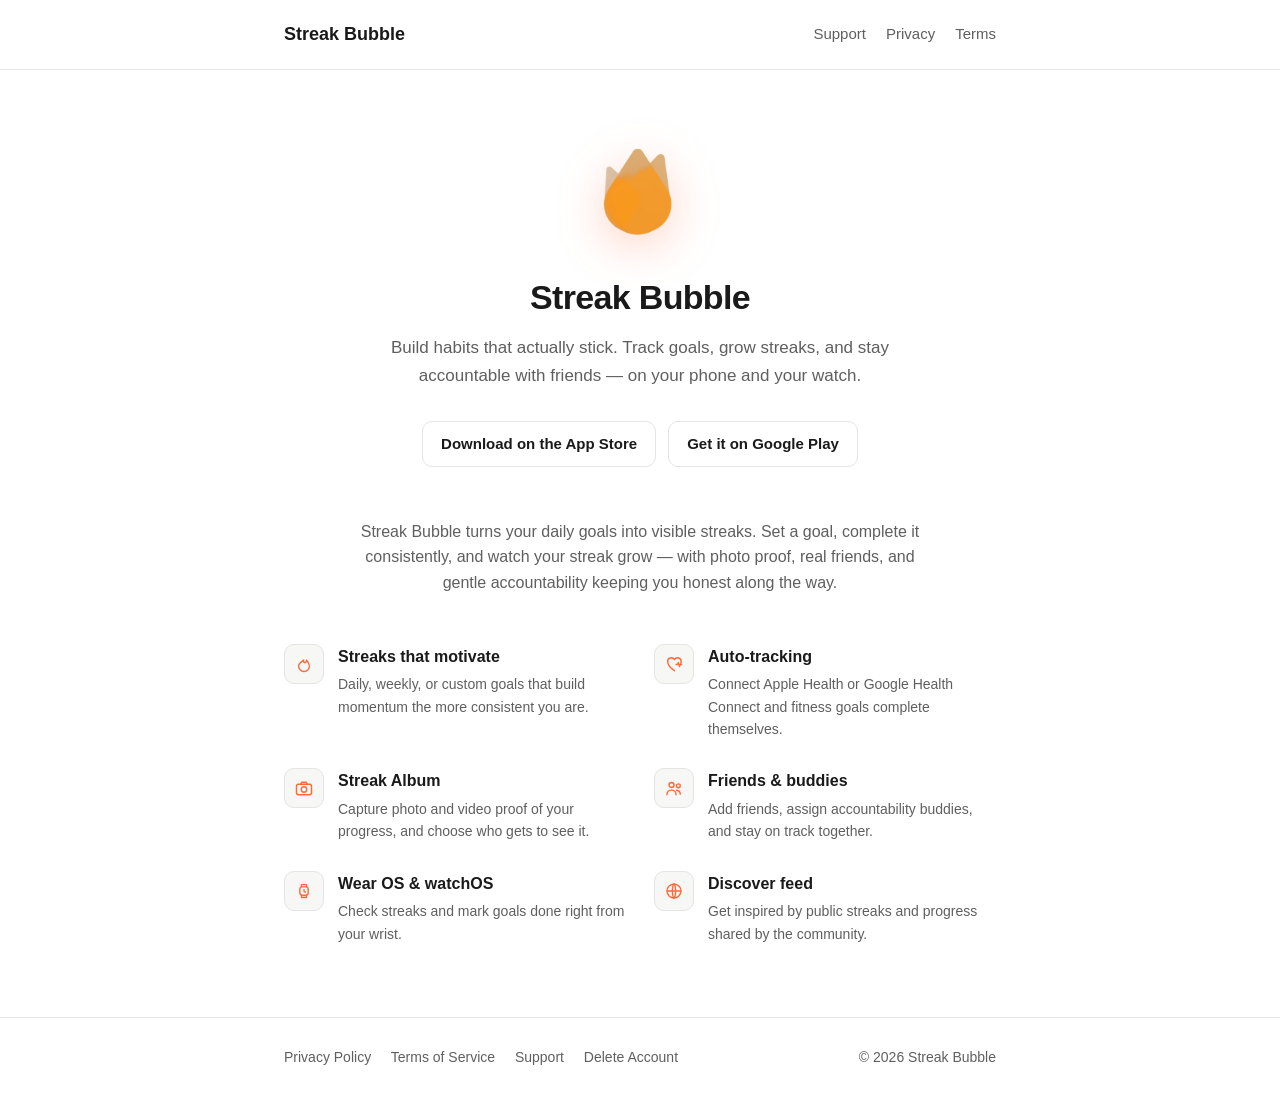
<file: index.html>
<!DOCTYPE html>
<html lang="en">
<head>
<meta charset="UTF-8">
<meta name="viewport" content="width=device-width, initial-scale=1.0">
<title>Streak Bubble — Build habits that stick</title>
<meta name="description" content="Streak Bubble is a habit and streak tracking app for iOS, Android, and Wear OS. Track goals, build streaks with friends, and stay accountable.">
<link rel="icon" href="favicon.ico" sizes="any">
<link rel="icon" type="image/png" href="assets/favicon.png">
<link rel="apple-touch-icon" href="assets/apple-touch-icon.png">
<link rel="stylesheet" href="style.css">
</head>
<body>

<header class="site">
  <div class="wrap">
    <a class="brand" href="index.html">Streak Bubble</a>
    <nav class="site">
      <a href="support.html">Support</a>
      <a href="privacy-policy.html">Privacy</a>
      <a href="terms.html">Terms</a>
    </nav>
  </div>
</header>

<main>
  <div class="wrap">

    <section class="hero">
      <img class="app-icon" src="assets/app-icon-640.png" alt="Streak Bubble flame mark" width="120" height="120">
      <h1>Streak Bubble</h1>
      <p class="subtitle">Build habits that actually stick. Track goals, grow streaks, and stay accountable with friends — on your phone and your watch.</p>

      <div class="badges">
        <a class="badge-link" href="https://apps.apple.com/app/id6777445143">Download on the App Store</a>
        <a class="badge-link" href="https://play.google.com/store/apps/details?id=com.stackfinity.streakbubble.android">Get it on Google Play</a>
      </div>
    </section>

    <section class="about">
      <p>Streak Bubble turns your daily goals into visible streaks. Set a goal, complete it consistently, and watch your streak grow — with photo proof, real friends, and gentle accountability keeping you honest along the way.</p>
    </section>

    <section class="highlights">
      <div class="highlight">
        <span class="icon-dot" aria-hidden="true">
          <svg viewBox="0 0 24 24" fill="none" stroke="currentColor" stroke-width="1.7" stroke-linecap="round" stroke-linejoin="round"><path d="M12 21a6.5 6.5 0 0 0 6.5-6.5c0-3-2-5.2-3.6-7.2.3 1.9-.5 3.1-1.8 3.1-1.5 0-2.1-1.4-1.6-3.1C9 9 5.5 11.6 5.5 14.5A6.5 6.5 0 0 0 12 21z"/></svg>
        </span>
        <div>
          <h3>Streaks that motivate</h3>
          <p>Daily, weekly, or custom goals that build momentum the more consistent you are.</p>
        </div>
      </div>
      <div class="highlight">
        <span class="icon-dot" aria-hidden="true">
          <svg viewBox="0 0 24 24" fill="none" stroke="currentColor" stroke-width="1.7" stroke-linecap="round" stroke-linejoin="round"><path d="M12.5 20c-4-2.7-8-6.2-8-10.4A4.3 4.3 0 0 1 12.5 6.8 4.3 4.3 0 0 1 20.5 9.6c0 1-.2 1.9-.6 2.7"/><polyline points="14.5 12.5 16.3 12.5 17.3 10.3 18.6 15 19.5 12.5 21 12.5"/></svg>
        </span>
        <div>
          <h3>Auto-tracking</h3>
          <p>Connect Apple Health or Google Health Connect and fitness goals complete themselves.</p>
        </div>
      </div>
      <div class="highlight">
        <span class="icon-dot" aria-hidden="true">
          <svg viewBox="0 0 24 24" fill="none" stroke="currentColor" stroke-width="1.7" stroke-linecap="round" stroke-linejoin="round"><path d="M8 7.5 9.3 5h5.4L16 7.5"/><rect x="3" y="7.5" width="18" height="12.5" rx="2.2"/><circle cx="12" cy="13.7" r="3.3"/></svg>
        </span>
        <div>
          <h3>Streak Album</h3>
          <p>Capture photo and video proof of your progress, and choose who gets to see it.</p>
        </div>
      </div>
      <div class="highlight">
        <span class="icon-dot" aria-hidden="true">
          <svg viewBox="0 0 24 24" fill="none" stroke="currentColor" stroke-width="1.7" stroke-linecap="round" stroke-linejoin="round"><circle cx="9" cy="8.3" r="3"/><path d="M3.5 20c0-3.3 2.5-5.5 5.5-5.5s5.5 2.2 5.5 5.5"/><circle cx="17.2" cy="9.3" r="2.3"/><path d="M15.2 14.7c2.5.4 4.3 2.4 4.3 4.8"/></svg>
        </span>
        <div>
          <h3>Friends & buddies</h3>
          <p>Add friends, assign accountability buddies, and stay on track together.</p>
        </div>
      </div>
      <div class="highlight">
        <span class="icon-dot" aria-hidden="true">
          <svg viewBox="0 0 24 24" fill="none" stroke="currentColor" stroke-width="1.7" stroke-linecap="round" stroke-linejoin="round"><path d="M9 7V4.3h6V7M9 17v2.7h6V17"/><rect x="7" y="7" width="10" height="10" rx="2.5"/><path d="M12 10.3v2.1l1.6 1"/></svg>
        </span>
        <div>
          <h3>Wear OS & watchOS</h3>
          <p>Check streaks and mark goals done right from your wrist.</p>
        </div>
      </div>
      <div class="highlight">
        <span class="icon-dot" aria-hidden="true">
          <svg viewBox="0 0 24 24" fill="none" stroke="currentColor" stroke-width="1.7" stroke-linecap="round" stroke-linejoin="round"><circle cx="12" cy="12" r="8.3"/><path d="M3.7 12h16.6"/><path d="M12 3.7c2.6 2.4 2.6 14.2 0 16.6"/><path d="M12 3.7c-2.6 2.4-2.6 14.2 0 16.6"/></svg>
        </span>
        <div>
          <h3>Discover feed</h3>
          <p>Get inspired by public streaks and progress shared by the community.</p>
        </div>
      </div>
    </section>

  </div>
</main>

<footer class="site">
  <div class="wrap">
    <div>
      <a href="privacy-policy.html">Privacy Policy</a>
      <a href="terms.html">Terms of Service</a>
      <a href="support.html">Support</a>
      <a href="delete-account.html">Delete Account</a>
    </div>
    <div>&copy; 2026 Streak Bubble</div>
  </div>
</footer>

</body>
</html>
</file>
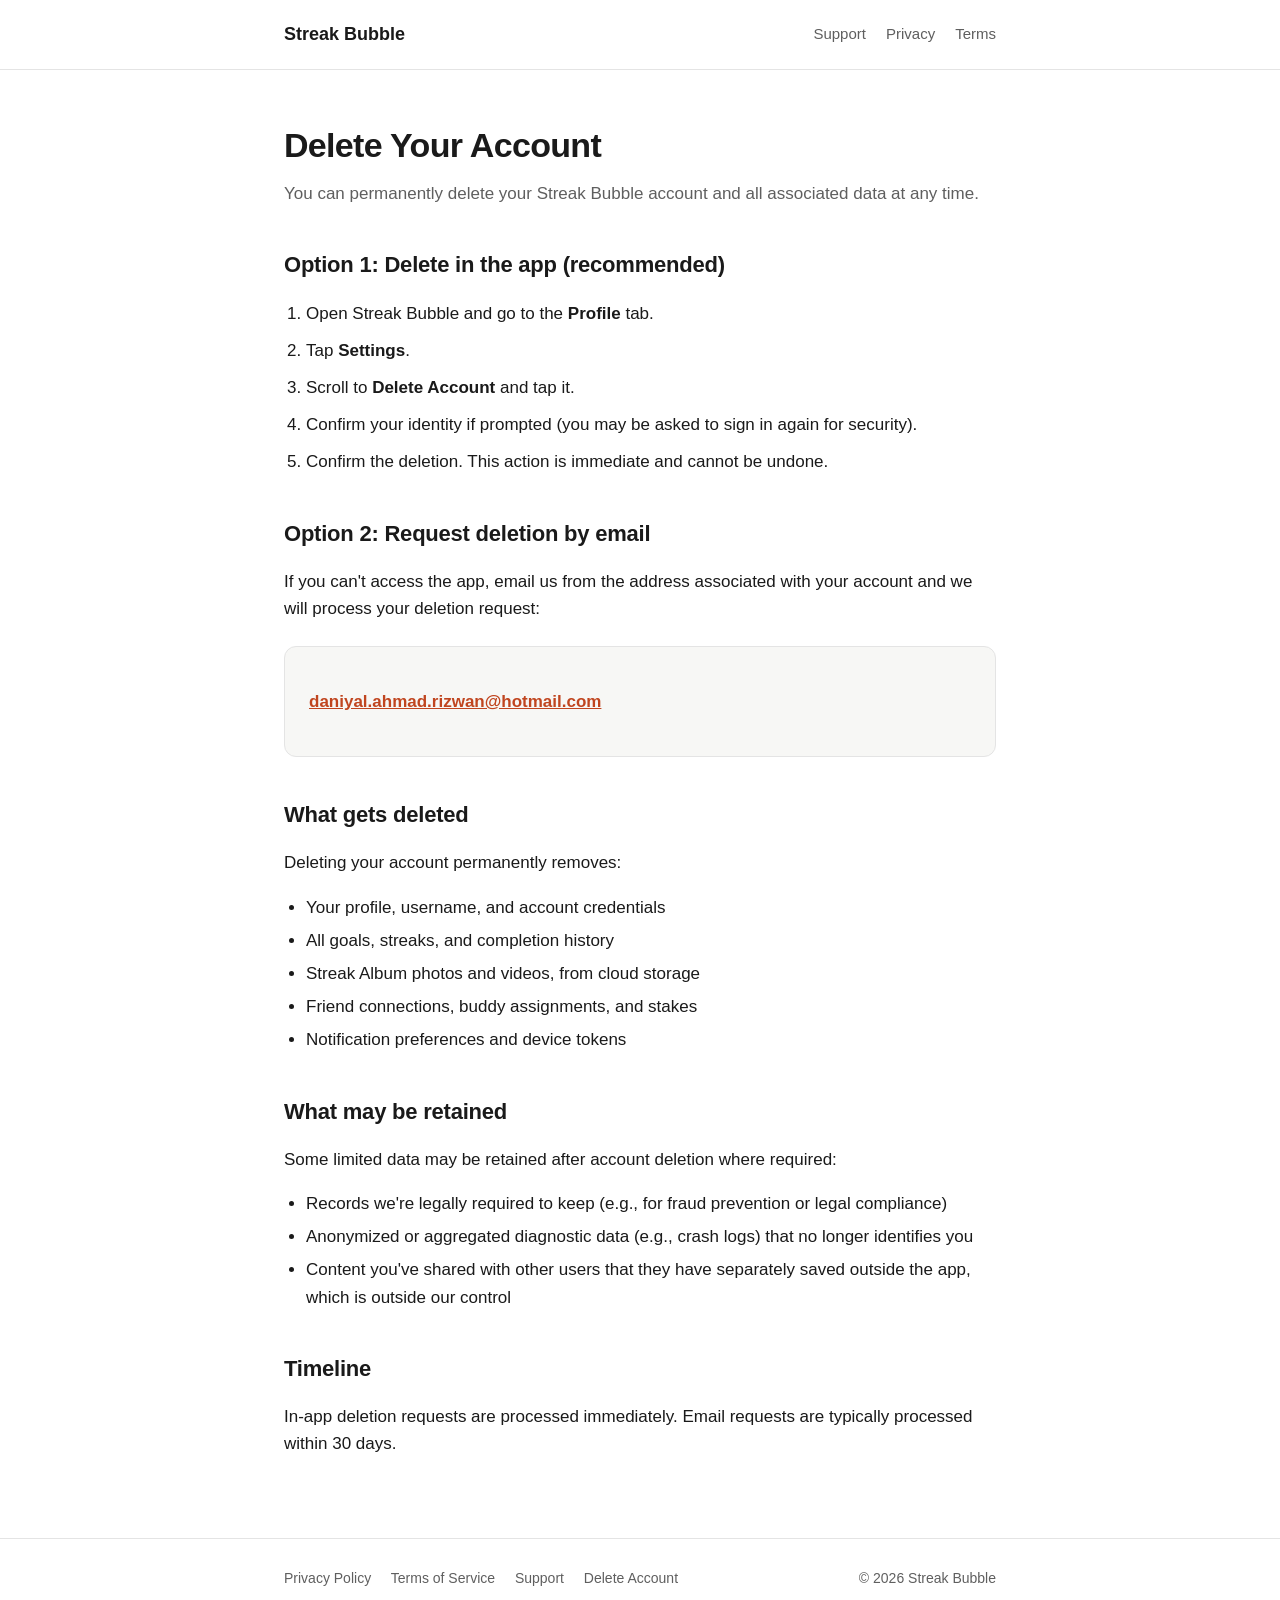
<file: delete-account.html>
<!DOCTYPE html>
<html lang="en">
<head>
<meta charset="UTF-8">
<meta name="viewport" content="width=device-width, initial-scale=1.0">
<title>Delete Your Account — Streak Bubble</title>
<meta name="description" content="How to permanently delete your Streak Bubble account and data.">
<link rel="icon" href="favicon.ico" sizes="any">
<link rel="icon" type="image/png" href="assets/favicon.png">
<link rel="apple-touch-icon" href="assets/apple-touch-icon.png">
<link rel="stylesheet" href="style.css">
</head>
<body>

<header class="site">
  <div class="wrap">
    <a class="brand" href="index.html">Streak Bubble</a>
    <nav class="site">
      <a href="support.html">Support</a>
      <a href="privacy-policy.html">Privacy</a>
      <a href="terms.html">Terms</a>
    </nav>
  </div>
</header>

<main>
  <div class="wrap">
    <h1>Delete Your Account</h1>
    <p class="subtitle">You can permanently delete your Streak Bubble account and all associated data at any time.</p>

    <h2>Option 1: Delete in the app (recommended)</h2>
    <ol class="steps">
      <li>Open Streak Bubble and go to the <strong>Profile</strong> tab.</li>
      <li>Tap <strong>Settings</strong>.</li>
      <li>Scroll to <strong>Delete Account</strong> and tap it.</li>
      <li>Confirm your identity if prompted (you may be asked to sign in again for security).</li>
      <li>Confirm the deletion. This action is immediate and cannot be undone.</li>
    </ol>

    <h2>Option 2: Request deletion by email</h2>
    <p>If you can't access the app, email us from the address associated with your account and we will process your deletion request:</p>
    <div class="contact-box">
      <p><a href="mailto:daniyal.ahmad.rizwan@hotmail.com">daniyal.ahmad.rizwan@hotmail.com</a></p>
    </div>

    <h2>What gets deleted</h2>
    <p>Deleting your account permanently removes:</p>
    <ul>
      <li>Your profile, username, and account credentials</li>
      <li>All goals, streaks, and completion history</li>
      <li>Streak Album photos and videos, from cloud storage</li>
      <li>Friend connections, buddy assignments, and stakes</li>
      <li>Notification preferences and device tokens</li>
    </ul>

    <h2>What may be retained</h2>
    <p>Some limited data may be retained after account deletion where required:</p>
    <ul>
      <li>Records we're legally required to keep (e.g., for fraud prevention or legal compliance)</li>
      <li>Anonymized or aggregated diagnostic data (e.g., crash logs) that no longer identifies you</li>
      <li>Content you've shared with other users that they have separately saved outside the app, which is outside our control</li>
    </ul>

    <h2>Timeline</h2>
    <p>In-app deletion requests are processed immediately. Email requests are typically processed within 30 days.</p>
  </div>
</main>

<footer class="site">
  <div class="wrap">
    <div>
      <a href="privacy-policy.html">Privacy Policy</a>
      <a href="terms.html">Terms of Service</a>
      <a href="support.html">Support</a>
      <a href="delete-account.html">Delete Account</a>
    </div>
    <div>&copy; 2026 Streak Bubble</div>
  </div>
</footer>

</body>
</html>
</file>
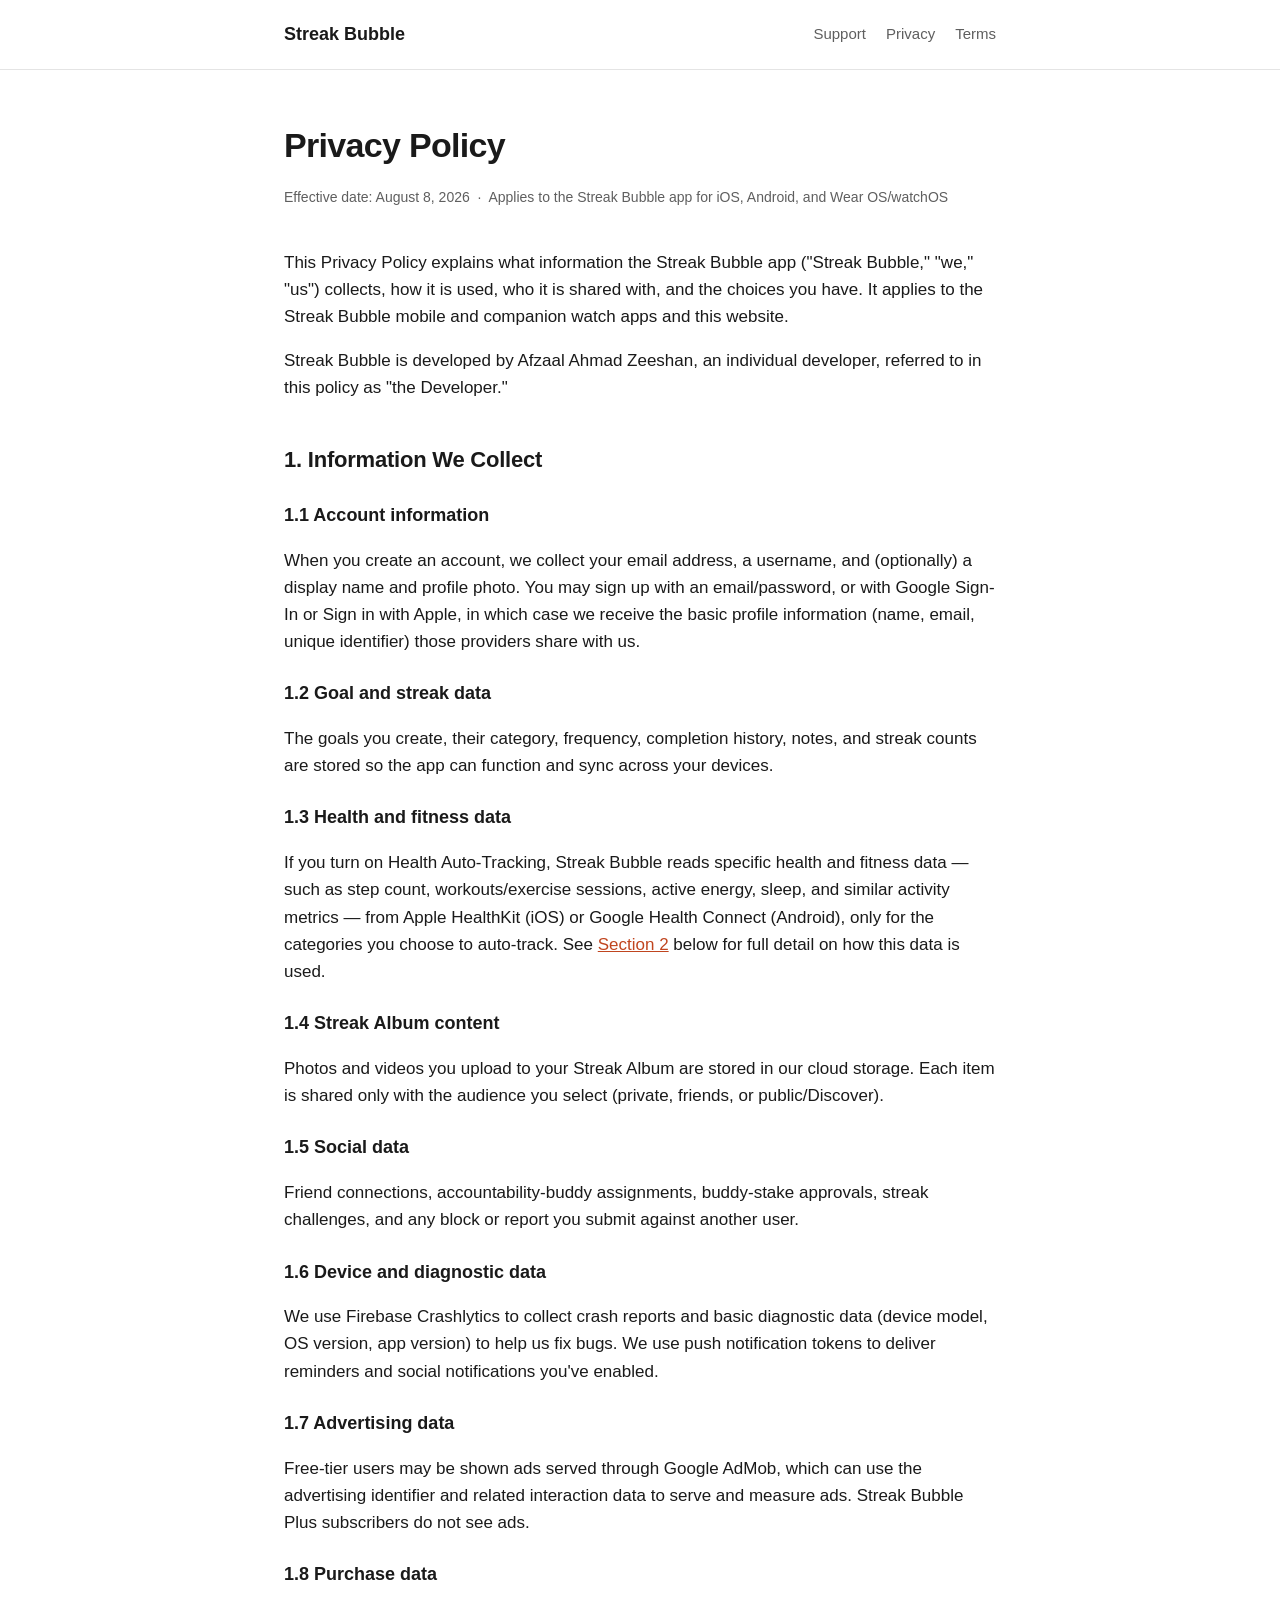
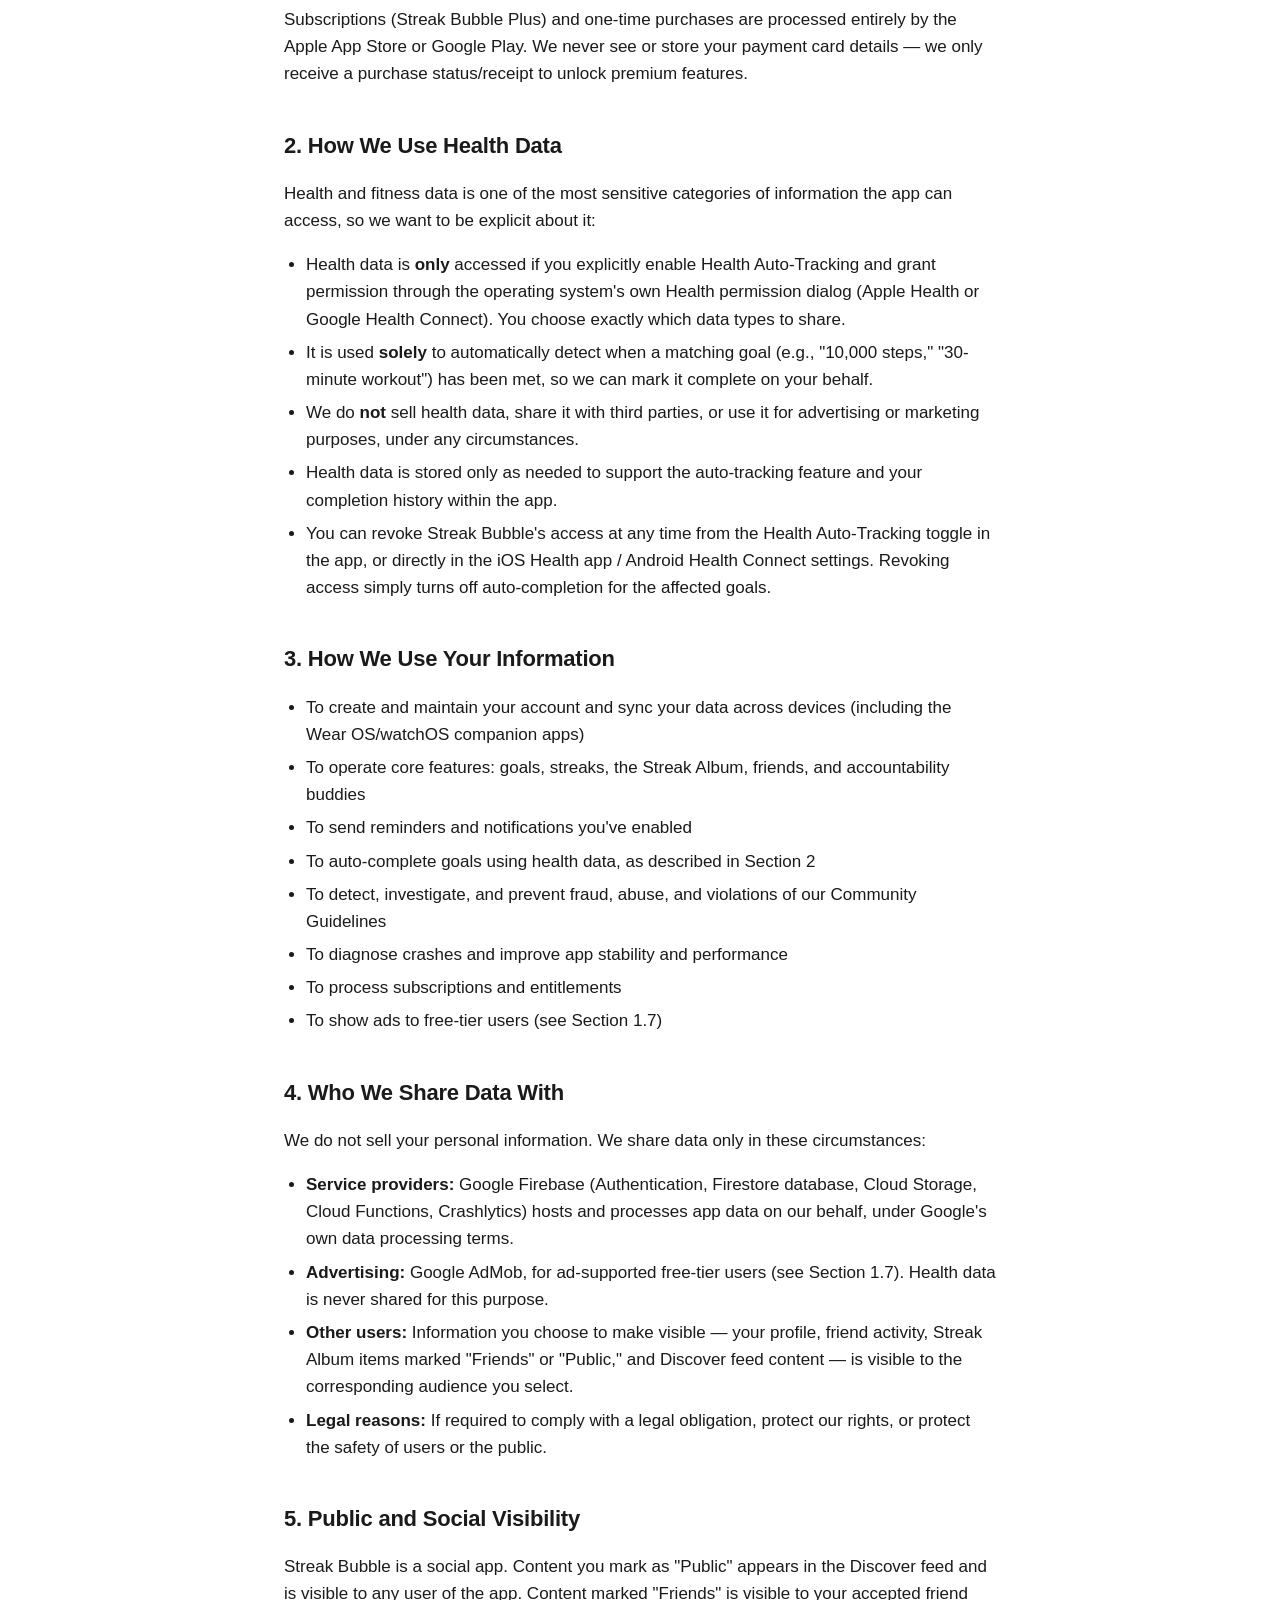
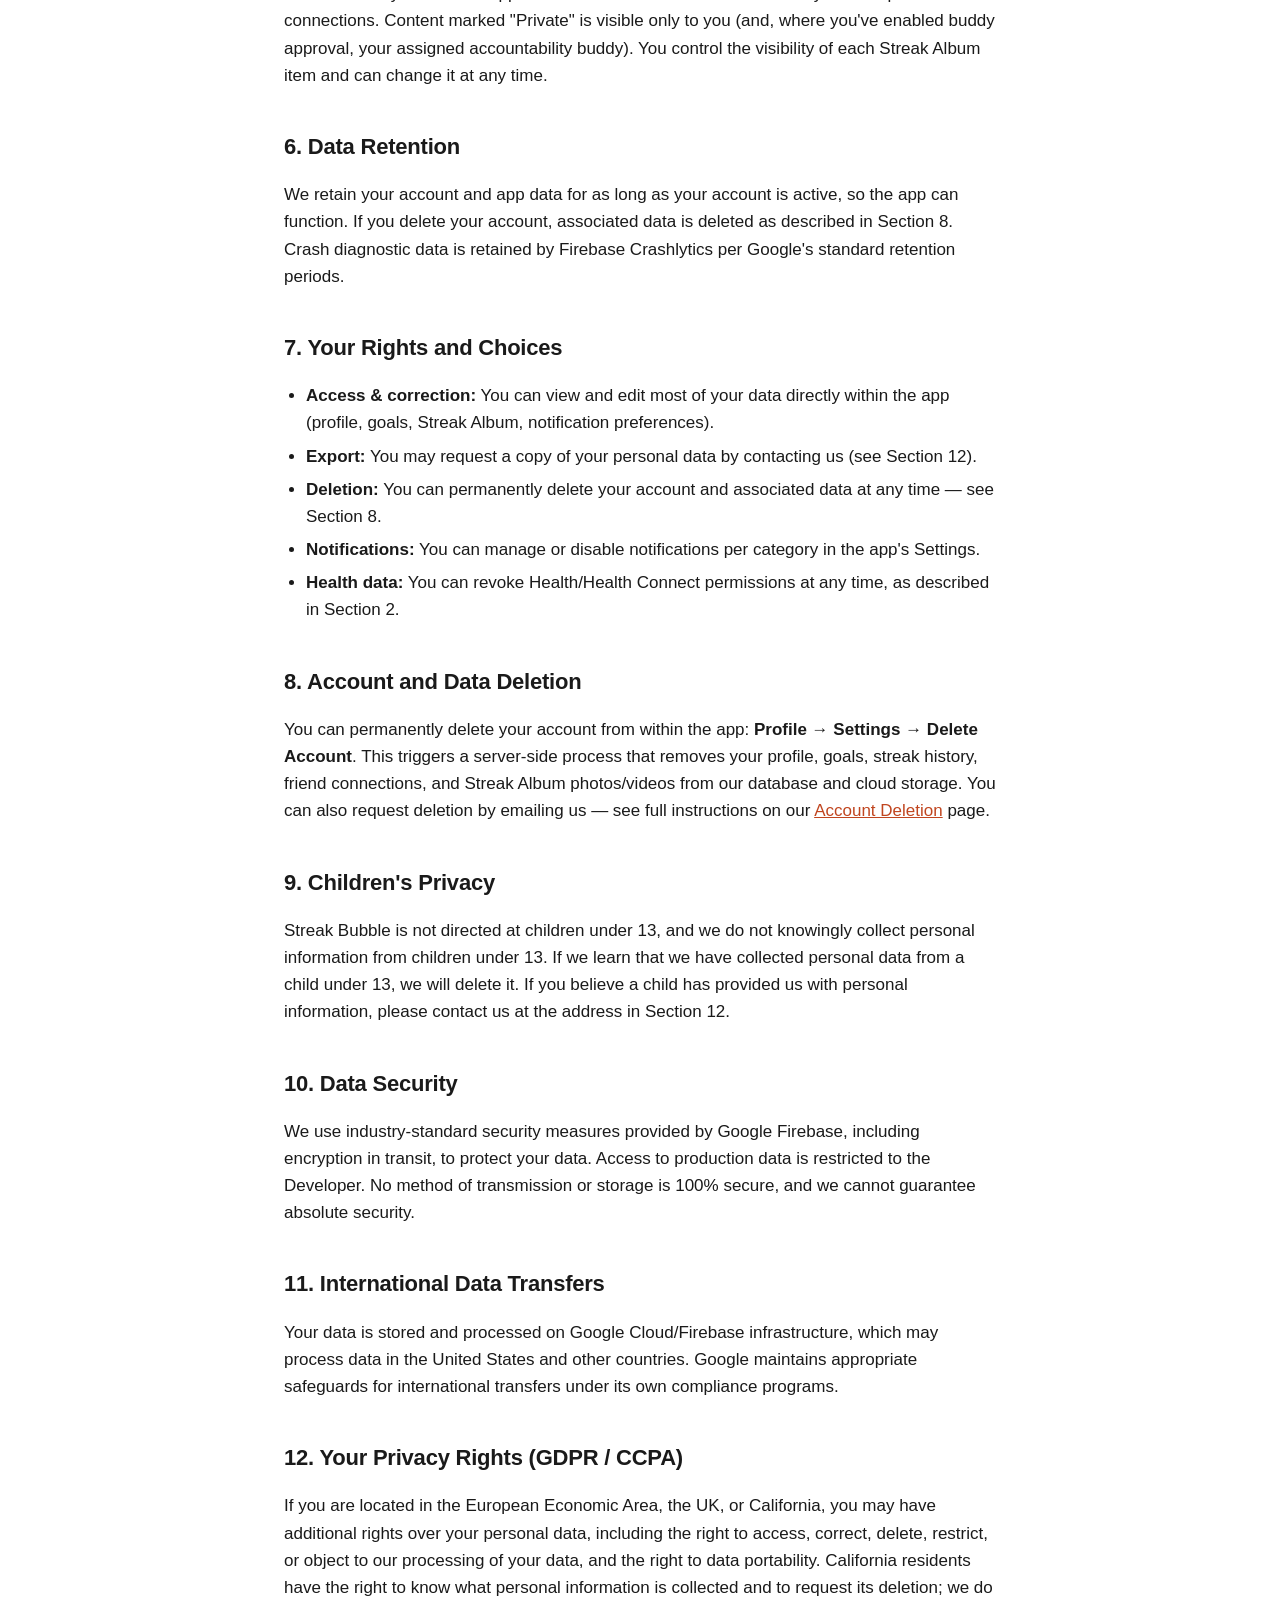
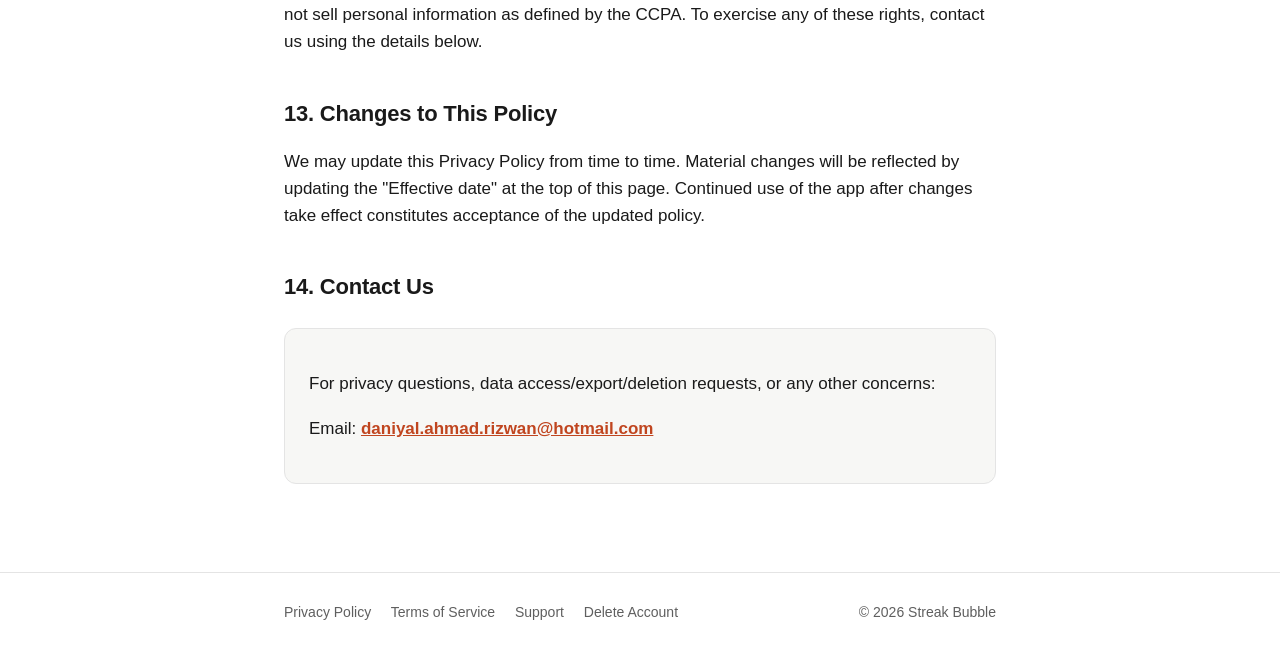
<file: privacy-policy.html>
<!DOCTYPE html>
<html lang="en">
<head>
<meta charset="UTF-8">
<meta name="viewport" content="width=device-width, initial-scale=1.0">
<title>Privacy Policy — Streak Bubble</title>
<meta name="description" content="Privacy Policy for the Streak Bubble mobile app, including how we handle Health data, account data, and Streak Album content.">
<link rel="icon" href="favicon.ico" sizes="any">
<link rel="icon" type="image/png" href="assets/favicon.png">
<link rel="apple-touch-icon" href="assets/apple-touch-icon.png">
<link rel="stylesheet" href="style.css">
</head>
<body>

<header class="site">
  <div class="wrap">
    <a class="brand" href="index.html">Streak Bubble</a>
    <nav class="site">
      <a href="support.html">Support</a>
      <a href="privacy-policy.html">Privacy</a>
      <a href="terms.html">Terms</a>
    </nav>
  </div>
</header>

<main>
  <div class="wrap">
    <h1>Privacy Policy</h1>
    <p class="meta">Effective date: August 8, 2026 &nbsp;·&nbsp; Applies to the Streak Bubble app for iOS, Android, and Wear OS/watchOS</p>

    <p>This Privacy Policy explains what information the Streak Bubble app ("Streak Bubble," "we," "us") collects, how it is used, who it is shared with, and the choices you have. It applies to the Streak Bubble mobile and companion watch apps and this website.</p>

    <p>Streak Bubble is developed by Afzaal Ahmad Zeeshan, an individual developer, referred to in this policy as "the Developer."</p>

    <h2>1. Information We Collect</h2>

    <h3>1.1 Account information</h3>
    <p>When you create an account, we collect your email address, a username, and (optionally) a display name and profile photo. You may sign up with an email/password, or with Google Sign-In or Sign in with Apple, in which case we receive the basic profile information (name, email, unique identifier) those providers share with us.</p>

    <h3>1.2 Goal and streak data</h3>
    <p>The goals you create, their category, frequency, completion history, notes, and streak counts are stored so the app can function and sync across your devices.</p>

    <h3>1.3 Health and fitness data</h3>
    <p>If you turn on Health Auto-Tracking, Streak Bubble reads specific health and fitness data — such as step count, workouts/exercise sessions, active energy, sleep, and similar activity metrics — from Apple HealthKit (iOS) or Google Health Connect (Android), only for the categories you choose to auto-track. See <a href="#health-data">Section 2</a> below for full detail on how this data is used.</p>

    <h3>1.4 Streak Album content</h3>
    <p>Photos and videos you upload to your Streak Album are stored in our cloud storage. Each item is shared only with the audience you select (private, friends, or public/Discover).</p>

    <h3>1.5 Social data</h3>
    <p>Friend connections, accountability-buddy assignments, buddy-stake approvals, streak challenges, and any block or report you submit against another user.</p>

    <h3>1.6 Device and diagnostic data</h3>
    <p>We use Firebase Crashlytics to collect crash reports and basic diagnostic data (device model, OS version, app version) to help us fix bugs. We use push notification tokens to deliver reminders and social notifications you've enabled.</p>

    <h3>1.7 Advertising data</h3>
    <p>Free-tier users may be shown ads served through Google AdMob, which can use the advertising identifier and related interaction data to serve and measure ads. Streak Bubble Plus subscribers do not see ads.</p>

    <h3>1.8 Purchase data</h3>
    <p>Subscriptions (Streak Bubble Plus) and one-time purchases are processed entirely by the Apple App Store or Google Play. We never see or store your payment card details — we only receive a purchase status/receipt to unlock premium features.</p>

    <h2 id="health-data">2. How We Use Health Data</h2>
    <p>Health and fitness data is one of the most sensitive categories of information the app can access, so we want to be explicit about it:</p>
    <ul>
      <li>Health data is <strong>only</strong> accessed if you explicitly enable Health Auto-Tracking and grant permission through the operating system's own Health permission dialog (Apple Health or Google Health Connect). You choose exactly which data types to share.</li>
      <li>It is used <strong>solely</strong> to automatically detect when a matching goal (e.g., "10,000 steps," "30-minute workout") has been met, so we can mark it complete on your behalf.</li>
      <li>We do <strong>not</strong> sell health data, share it with third parties, or use it for advertising or marketing purposes, under any circumstances.</li>
      <li>Health data is stored only as needed to support the auto-tracking feature and your completion history within the app.</li>
      <li>You can revoke Streak Bubble's access at any time from the Health Auto-Tracking toggle in the app, or directly in the iOS Health app / Android Health Connect settings. Revoking access simply turns off auto-completion for the affected goals.</li>
    </ul>

    <h2>3. How We Use Your Information</h2>
    <ul>
      <li>To create and maintain your account and sync your data across devices (including the Wear OS/watchOS companion apps)</li>
      <li>To operate core features: goals, streaks, the Streak Album, friends, and accountability buddies</li>
      <li>To send reminders and notifications you've enabled</li>
      <li>To auto-complete goals using health data, as described in Section 2</li>
      <li>To detect, investigate, and prevent fraud, abuse, and violations of our Community Guidelines</li>
      <li>To diagnose crashes and improve app stability and performance</li>
      <li>To process subscriptions and entitlements</li>
      <li>To show ads to free-tier users (see Section 1.7)</li>
    </ul>

    <h2>4. Who We Share Data With</h2>
    <p>We do not sell your personal information. We share data only in these circumstances:</p>
    <ul>
      <li><strong>Service providers:</strong> Google Firebase (Authentication, Firestore database, Cloud Storage, Cloud Functions, Crashlytics) hosts and processes app data on our behalf, under Google's own data processing terms.</li>
      <li><strong>Advertising:</strong> Google AdMob, for ad-supported free-tier users (see Section 1.7). Health data is never shared for this purpose.</li>
      <li><strong>Other users:</strong> Information you choose to make visible — your profile, friend activity, Streak Album items marked "Friends" or "Public," and Discover feed content — is visible to the corresponding audience you select.</li>
      <li><strong>Legal reasons:</strong> If required to comply with a legal obligation, protect our rights, or protect the safety of users or the public.</li>
    </ul>

    <h2>5. Public and Social Visibility</h2>
    <p>Streak Bubble is a social app. Content you mark as "Public" appears in the Discover feed and is visible to any user of the app. Content marked "Friends" is visible to your accepted friend connections. Content marked "Private" is visible only to you (and, where you've enabled buddy approval, your assigned accountability buddy). You control the visibility of each Streak Album item and can change it at any time.</p>

    <h2>6. Data Retention</h2>
    <p>We retain your account and app data for as long as your account is active, so the app can function. If you delete your account, associated data is deleted as described in Section 8. Crash diagnostic data is retained by Firebase Crashlytics per Google's standard retention periods.</p>

    <h2>7. Your Rights and Choices</h2>
    <ul>
      <li><strong>Access & correction:</strong> You can view and edit most of your data directly within the app (profile, goals, Streak Album, notification preferences).</li>
      <li><strong>Export:</strong> You may request a copy of your personal data by contacting us (see Section 12).</li>
      <li><strong>Deletion:</strong> You can permanently delete your account and associated data at any time — see Section 8.</li>
      <li><strong>Notifications:</strong> You can manage or disable notifications per category in the app's Settings.</li>
      <li><strong>Health data:</strong> You can revoke Health/Health Connect permissions at any time, as described in Section 2.</li>
    </ul>

    <h2>8. Account and Data Deletion</h2>
    <p>You can permanently delete your account from within the app: <strong>Profile → Settings → Delete Account</strong>. This triggers a server-side process that removes your profile, goals, streak history, friend connections, and Streak Album photos/videos from our database and cloud storage. You can also request deletion by emailing us — see full instructions on our <a href="delete-account.html">Account Deletion</a> page.</p>

    <h2>9. Children's Privacy</h2>
    <p>Streak Bubble is not directed at children under 13, and we do not knowingly collect personal information from children under 13. If we learn that we have collected personal data from a child under 13, we will delete it. If you believe a child has provided us with personal information, please contact us at the address in Section 12.</p>

    <h2>10. Data Security</h2>
    <p>We use industry-standard security measures provided by Google Firebase, including encryption in transit, to protect your data. Access to production data is restricted to the Developer. No method of transmission or storage is 100% secure, and we cannot guarantee absolute security.</p>

    <h2>11. International Data Transfers</h2>
    <p>Your data is stored and processed on Google Cloud/Firebase infrastructure, which may process data in the United States and other countries. Google maintains appropriate safeguards for international transfers under its own compliance programs.</p>

    <h2>12. Your Privacy Rights (GDPR / CCPA)</h2>
    <p>If you are located in the European Economic Area, the UK, or California, you may have additional rights over your personal data, including the right to access, correct, delete, restrict, or object to our processing of your data, and the right to data portability. California residents have the right to know what personal information is collected and to request its deletion; we do not sell personal information as defined by the CCPA. To exercise any of these rights, contact us using the details below.</p>

    <h2>13. Changes to This Policy</h2>
    <p>We may update this Privacy Policy from time to time. Material changes will be reflected by updating the "Effective date" at the top of this page. Continued use of the app after changes take effect constitutes acceptance of the updated policy.</p>

    <h2>14. Contact Us</h2>
    <div class="contact-box">
      <p>For privacy questions, data access/export/deletion requests, or any other concerns:</p>
      <p>Email: <a href="mailto:daniyal.ahmad.rizwan@hotmail.com">daniyal.ahmad.rizwan@hotmail.com</a></p>
    </div>
  </div>
</main>

<footer class="site">
  <div class="wrap">
    <div>
      <a href="privacy-policy.html">Privacy Policy</a>
      <a href="terms.html">Terms of Service</a>
      <a href="support.html">Support</a>
      <a href="delete-account.html">Delete Account</a>
    </div>
    <div>&copy; 2026 Streak Bubble</div>
  </div>
</footer>

</body>
</html>
</file>
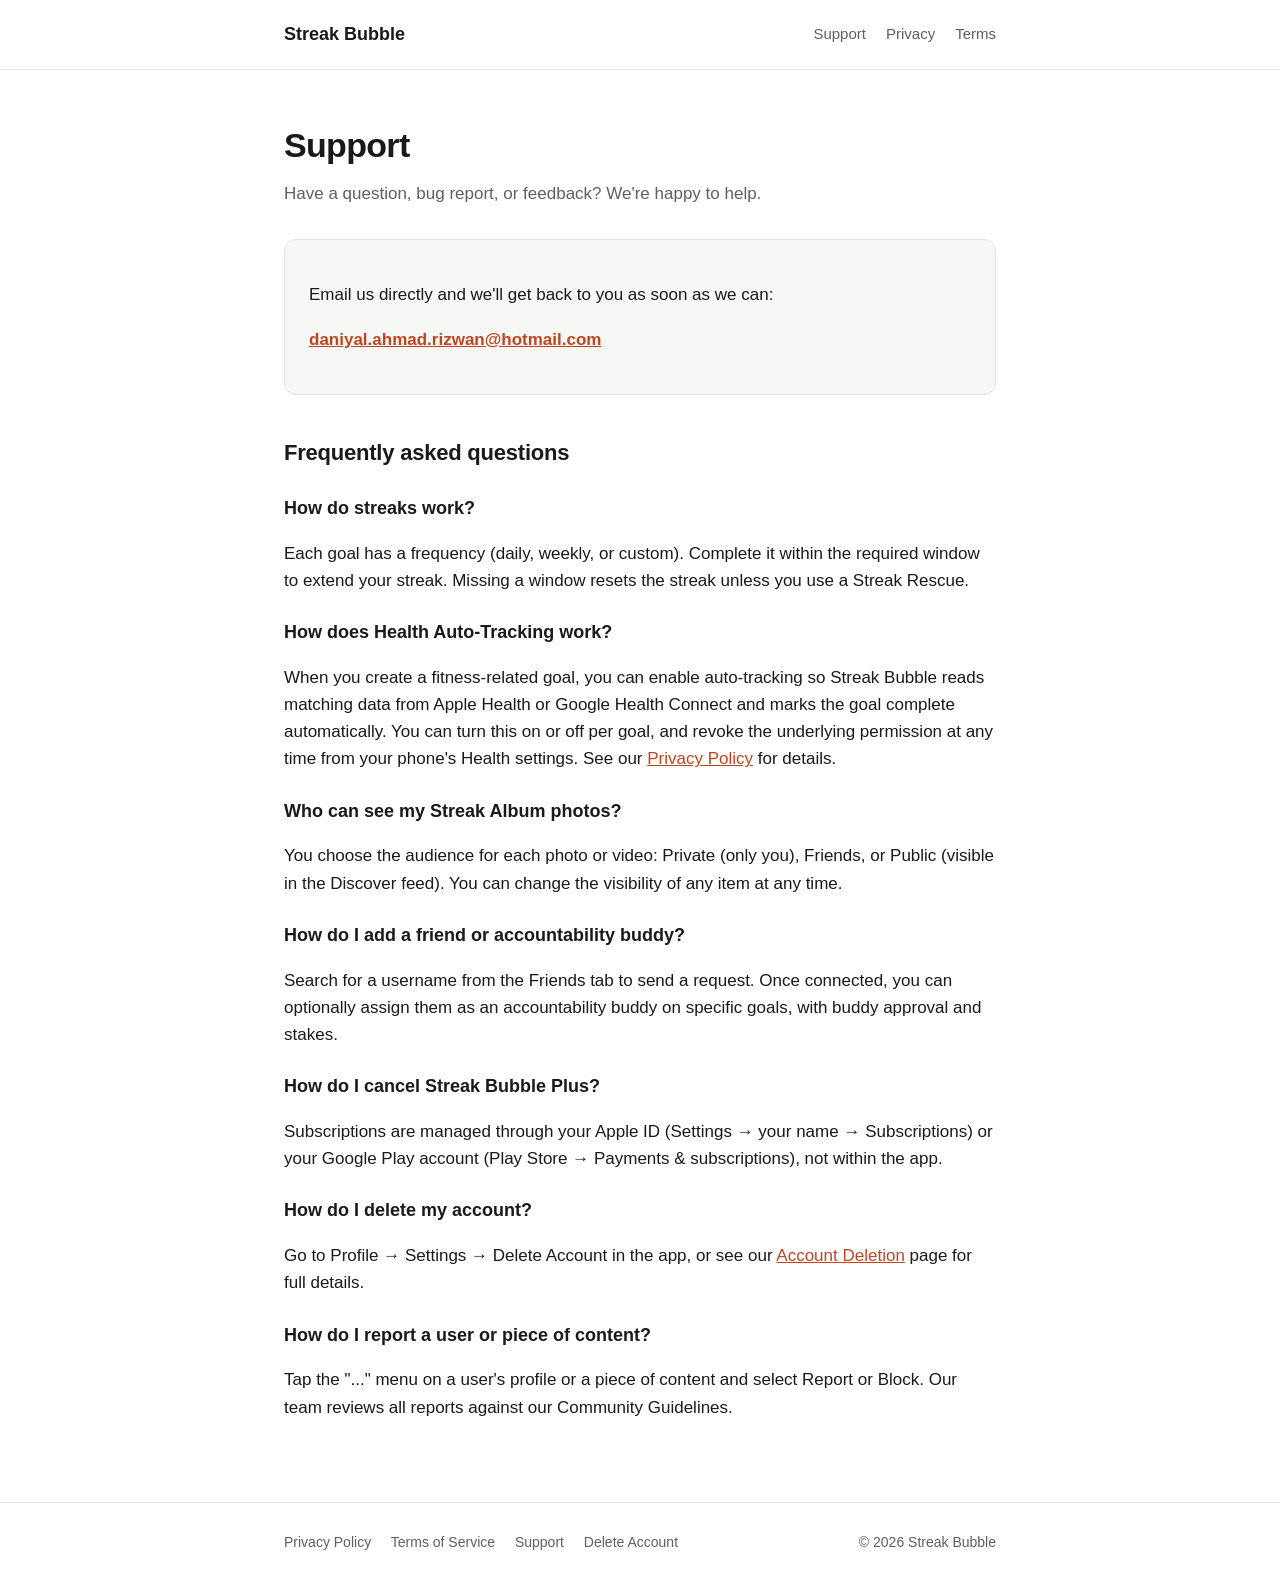
<file: support.html>
<!DOCTYPE html>
<html lang="en">
<head>
<meta charset="UTF-8">
<meta name="viewport" content="width=device-width, initial-scale=1.0">
<title>Support — Streak Bubble</title>
<meta name="description" content="Get help with the Streak Bubble app: FAQs and contact information.">
<link rel="icon" href="favicon.ico" sizes="any">
<link rel="icon" type="image/png" href="assets/favicon.png">
<link rel="apple-touch-icon" href="assets/apple-touch-icon.png">
<link rel="stylesheet" href="style.css">
</head>
<body>

<header class="site">
  <div class="wrap">
    <a class="brand" href="index.html">Streak Bubble</a>
    <nav class="site">
      <a href="support.html">Support</a>
      <a href="privacy-policy.html">Privacy</a>
      <a href="terms.html">Terms</a>
    </nav>
  </div>
</header>

<main>
  <div class="wrap">
    <h1>Support</h1>
    <p class="subtitle">Have a question, bug report, or feedback? We're happy to help.</p>

    <div class="contact-box">
      <p>Email us directly and we'll get back to you as soon as we can:</p>
      <p><a href="mailto:daniyal.ahmad.rizwan@hotmail.com">daniyal.ahmad.rizwan@hotmail.com</a></p>
    </div>

    <h2>Frequently asked questions</h2>

    <h3>How do streaks work?</h3>
    <p>Each goal has a frequency (daily, weekly, or custom). Complete it within the required window to extend your streak. Missing a window resets the streak unless you use a Streak Rescue.</p>

    <h3>How does Health Auto-Tracking work?</h3>
    <p>When you create a fitness-related goal, you can enable auto-tracking so Streak Bubble reads matching data from Apple Health or Google Health Connect and marks the goal complete automatically. You can turn this on or off per goal, and revoke the underlying permission at any time from your phone's Health settings. See our <a href="privacy-policy.html#health-data">Privacy Policy</a> for details.</p>

    <h3>Who can see my Streak Album photos?</h3>
    <p>You choose the audience for each photo or video: Private (only you), Friends, or Public (visible in the Discover feed). You can change the visibility of any item at any time.</p>

    <h3>How do I add a friend or accountability buddy?</h3>
    <p>Search for a username from the Friends tab to send a request. Once connected, you can optionally assign them as an accountability buddy on specific goals, with buddy approval and stakes.</p>

    <h3>How do I cancel Streak Bubble Plus?</h3>
    <p>Subscriptions are managed through your Apple ID (Settings → your name → Subscriptions) or your Google Play account (Play Store → Payments & subscriptions), not within the app.</p>

    <h3>How do I delete my account?</h3>
    <p>Go to Profile → Settings → Delete Account in the app, or see our <a href="delete-account.html">Account Deletion</a> page for full details.</p>

    <h3>How do I report a user or piece of content?</h3>
    <p>Tap the "..." menu on a user's profile or a piece of content and select Report or Block. Our team reviews all reports against our Community Guidelines.</p>
  </div>
</main>

<footer class="site">
  <div class="wrap">
    <div>
      <a href="privacy-policy.html">Privacy Policy</a>
      <a href="terms.html">Terms of Service</a>
      <a href="support.html">Support</a>
      <a href="delete-account.html">Delete Account</a>
    </div>
    <div>&copy; 2026 Streak Bubble</div>
  </div>
</footer>

</body>
</html>
</file>
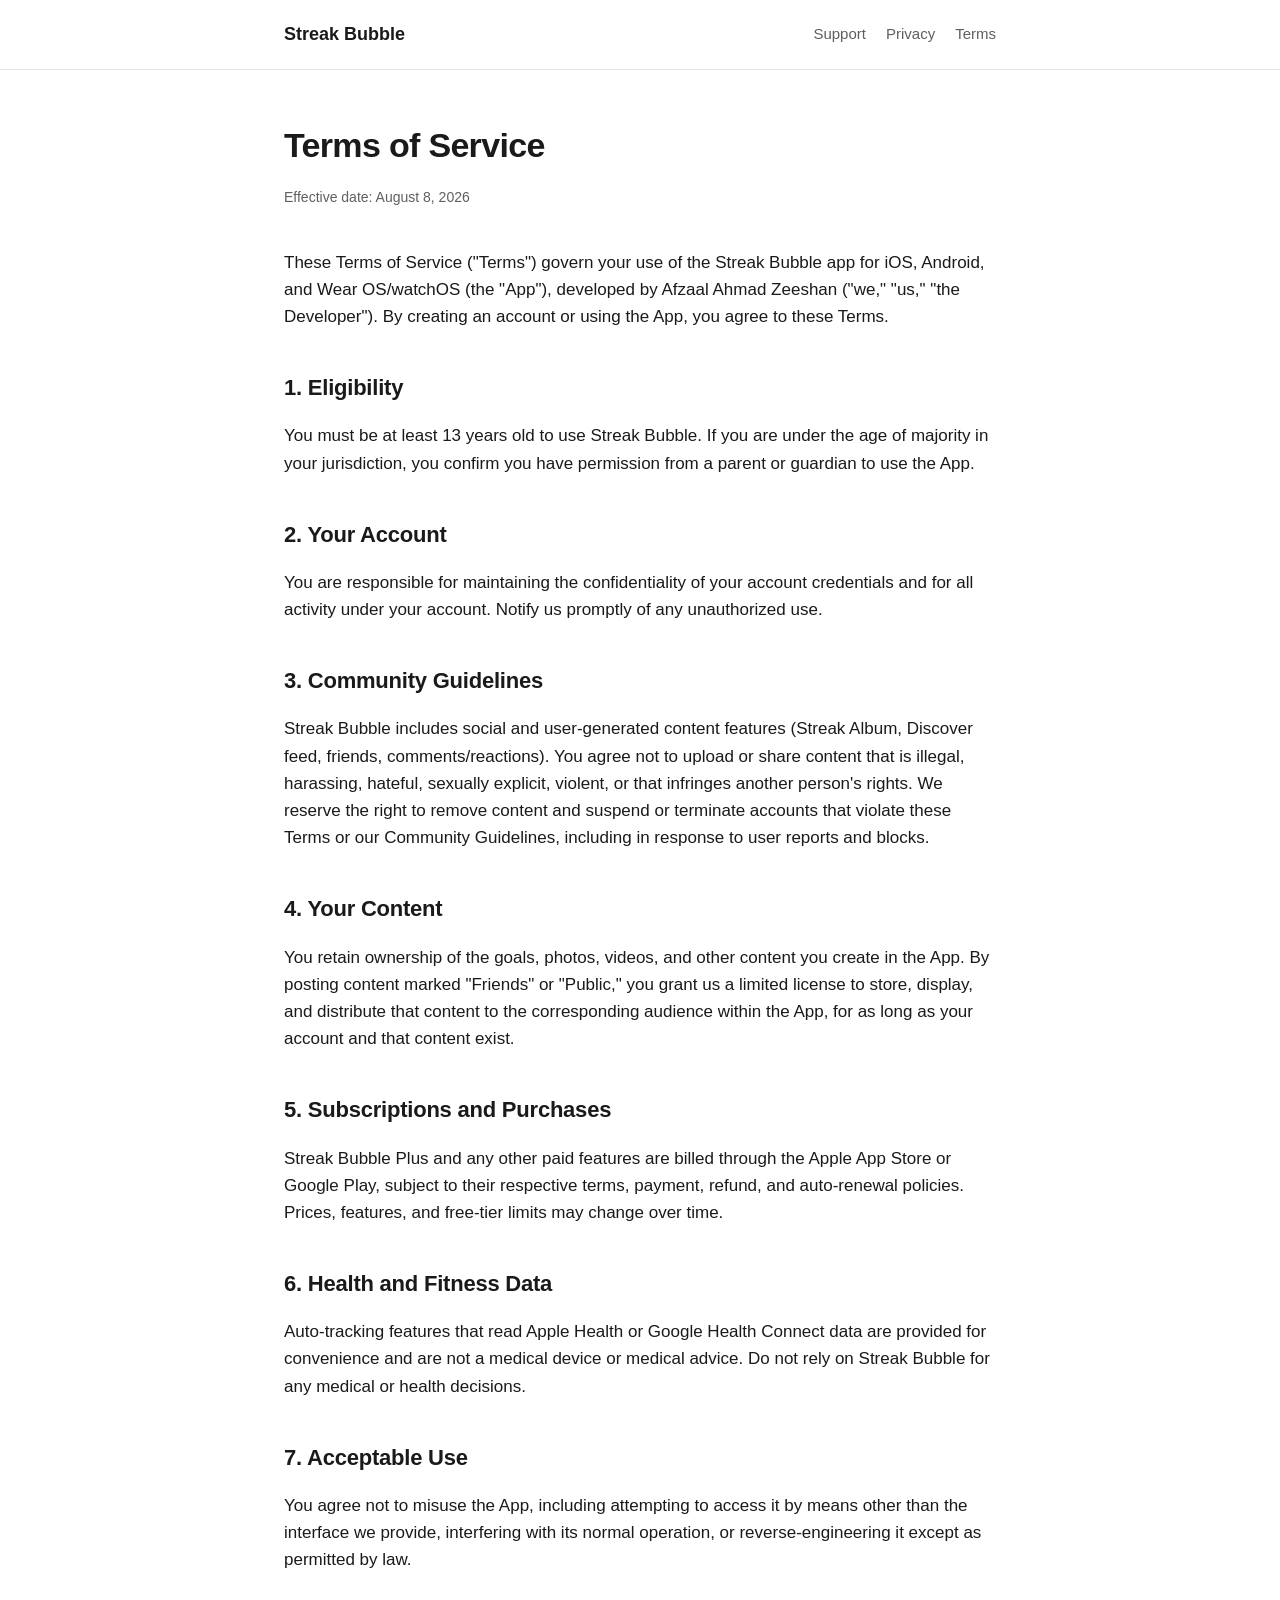
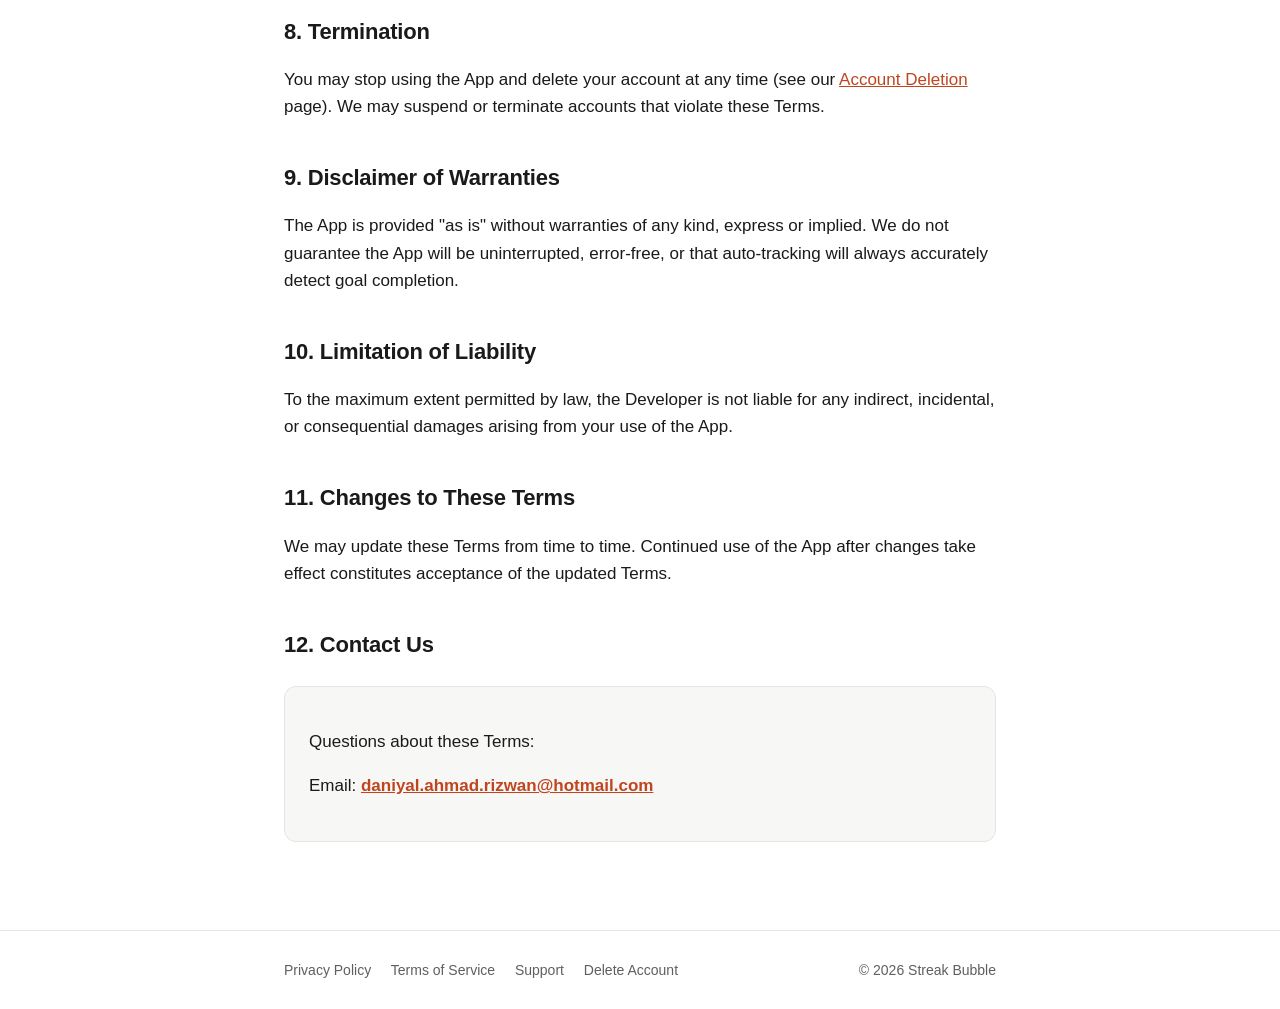
<file: terms.html>
<!DOCTYPE html>
<html lang="en">
<head>
<meta charset="UTF-8">
<meta name="viewport" content="width=device-width, initial-scale=1.0">
<title>Terms of Service — Streak Bubble</title>
<meta name="description" content="Terms of Service for the Streak Bubble mobile app.">
<link rel="icon" href="favicon.ico" sizes="any">
<link rel="icon" type="image/png" href="assets/favicon.png">
<link rel="apple-touch-icon" href="assets/apple-touch-icon.png">
<link rel="stylesheet" href="style.css">
</head>
<body>

<header class="site">
  <div class="wrap">
    <a class="brand" href="index.html">Streak Bubble</a>
    <nav class="site">
      <a href="support.html">Support</a>
      <a href="privacy-policy.html">Privacy</a>
      <a href="terms.html">Terms</a>
    </nav>
  </div>
</header>

<main>
  <div class="wrap">
    <h1>Terms of Service</h1>
    <p class="meta">Effective date: August 8, 2026</p>

    <p>These Terms of Service ("Terms") govern your use of the Streak Bubble app for iOS, Android, and Wear OS/watchOS (the "App"), developed by Afzaal Ahmad Zeeshan ("we," "us," "the Developer"). By creating an account or using the App, you agree to these Terms.</p>

    <h2>1. Eligibility</h2>
    <p>You must be at least 13 years old to use Streak Bubble. If you are under the age of majority in your jurisdiction, you confirm you have permission from a parent or guardian to use the App.</p>

    <h2>2. Your Account</h2>
    <p>You are responsible for maintaining the confidentiality of your account credentials and for all activity under your account. Notify us promptly of any unauthorized use.</p>

    <h2>3. Community Guidelines</h2>
    <p>Streak Bubble includes social and user-generated content features (Streak Album, Discover feed, friends, comments/reactions). You agree not to upload or share content that is illegal, harassing, hateful, sexually explicit, violent, or that infringes another person's rights. We reserve the right to remove content and suspend or terminate accounts that violate these Terms or our Community Guidelines, including in response to user reports and blocks.</p>

    <h2>4. Your Content</h2>
    <p>You retain ownership of the goals, photos, videos, and other content you create in the App. By posting content marked "Friends" or "Public," you grant us a limited license to store, display, and distribute that content to the corresponding audience within the App, for as long as your account and that content exist.</p>

    <h2>5. Subscriptions and Purchases</h2>
    <p>Streak Bubble Plus and any other paid features are billed through the Apple App Store or Google Play, subject to their respective terms, payment, refund, and auto-renewal policies. Prices, features, and free-tier limits may change over time.</p>

    <h2>6. Health and Fitness Data</h2>
    <p>Auto-tracking features that read Apple Health or Google Health Connect data are provided for convenience and are not a medical device or medical advice. Do not rely on Streak Bubble for any medical or health decisions.</p>

    <h2>7. Acceptable Use</h2>
    <p>You agree not to misuse the App, including attempting to access it by means other than the interface we provide, interfering with its normal operation, or reverse-engineering it except as permitted by law.</p>

    <h2>8. Termination</h2>
    <p>You may stop using the App and delete your account at any time (see our <a href="delete-account.html">Account Deletion</a> page). We may suspend or terminate accounts that violate these Terms.</p>

    <h2>9. Disclaimer of Warranties</h2>
    <p>The App is provided "as is" without warranties of any kind, express or implied. We do not guarantee the App will be uninterrupted, error-free, or that auto-tracking will always accurately detect goal completion.</p>

    <h2>10. Limitation of Liability</h2>
    <p>To the maximum extent permitted by law, the Developer is not liable for any indirect, incidental, or consequential damages arising from your use of the App.</p>

    <h2>11. Changes to These Terms</h2>
    <p>We may update these Terms from time to time. Continued use of the App after changes take effect constitutes acceptance of the updated Terms.</p>

    <h2>12. Contact Us</h2>
    <div class="contact-box">
      <p>Questions about these Terms:</p>
      <p>Email: <a href="mailto:daniyal.ahmad.rizwan@hotmail.com">daniyal.ahmad.rizwan@hotmail.com</a></p>
    </div>
  </div>
</main>

<footer class="site">
  <div class="wrap">
    <div>
      <a href="privacy-policy.html">Privacy Policy</a>
      <a href="terms.html">Terms of Service</a>
      <a href="support.html">Support</a>
      <a href="delete-account.html">Delete Account</a>
    </div>
    <div>&copy; 2026 Streak Bubble</div>
  </div>
</footer>

</body>
</html>
</file>
<file: style.css>
:root {
  --bg: #ffffff;
  --fg: #1a1a1a;
  --muted: #5f5f5f;
  --border: #e4e4e4;
  --accent: #ff6a3d;
  --card-bg: #f7f7f5;
  --link: #c0451f;
}

@media (prefers-color-scheme: dark) {
  :root {
    --bg: #121212;
    --fg: #ededed;
    --muted: #a6a6a6;
    --border: #2c2c2c;
    --accent: #ff8a5c;
    --card-bg: #1a1a1a;
    --link: #ff8a5c;
  }
}

* { box-sizing: border-box; }

html, body {
  margin: 0;
  padding: 0;
  background: var(--bg);
  color: var(--fg);
  max-width: 100%;
  overflow-x: hidden;
}

body {
  font-family: -apple-system, BlinkMacSystemFont, "Segoe UI", Roboto, Helvetica, Arial, sans-serif;
  line-height: 1.6;
  font-size: 17px;
}

.wrap {
  max-width: 760px;
  margin: 0 auto;
  padding: 0 24px;
}

header.site {
  border-bottom: 1px solid var(--border);
  padding: 20px 0;
}

header.site .wrap {
  display: flex;
  align-items: center;
  justify-content: space-between;
  flex-wrap: wrap;
  gap: 12px;
}

.brand {
  display: flex;
  align-items: center;
  gap: 10px;
  text-decoration: none;
  color: var(--fg);
  font-weight: 700;
  font-size: 18px;
}

nav.site {
  display: flex;
  flex-wrap: wrap;
}

nav.site a {
  color: var(--muted);
  text-decoration: none;
  margin-left: 20px;
  font-size: 15px;
  white-space: nowrap;
}

nav.site a:hover { color: var(--fg); }

main { padding: 48px 0 64px; }

h1 {
  font-size: 34px;
  margin: 0 0 8px;
  letter-spacing: -0.02em;
}

h2 {
  font-size: 22px;
  margin: 40px 0 12px;
  letter-spacing: -0.01em;
}

h3 {
  font-size: 18px;
  margin: 24px 0 8px;
}

p { color: var(--fg); }

.subtitle {
  color: var(--muted);
  font-size: 17px;
  margin: 0 0 32px;
}

.meta {
  color: var(--muted);
  font-size: 14px;
  margin-bottom: 40px;
}

a { color: var(--link); }

ul, ol { padding-left: 22px; }
li { margin-bottom: 6px; }

.card {
  background: var(--card-bg);
  border: 1px solid var(--border);
  border-radius: 12px;
  padding: 20px 24px;
  margin: 20px 0;
}

.badges {
  display: flex;
  gap: 12px;
  flex-wrap: wrap;
  margin: 28px 0;
}

.badge-link {
  display: inline-flex;
  align-items: center;
  gap: 8px;
  padding: 10px 18px;
  border-radius: 10px;
  border: 1px solid var(--border);
  color: var(--fg);
  text-decoration: none;
  font-size: 15px;
  font-weight: 600;
}

.badge-link:hover { border-color: var(--accent); }

.feature-grid {
  display: grid;
  grid-template-columns: repeat(2, 1fr);
  gap: 16px;
  margin: 24px 0;
}

@media (max-width: 560px) {
  .feature-grid { grid-template-columns: 1fr; }
}

.feature-grid .card { margin: 0; }
.feature-grid h3 { margin-top: 0; }
.feature-grid p { color: var(--muted); font-size: 15px; margin: 4px 0 0; }

.hero {
  text-align: center;
  padding: 12px 0 8px;
}

.app-icon {
  width: 120px;
  height: 120px;
  margin-bottom: 12px;
  filter: drop-shadow(0 10px 24px rgba(255, 106, 61, 0.35));
}

.hero h1 {
  margin-bottom: 10px;
}

.hero .subtitle {
  max-width: 520px;
  margin-left: auto;
  margin-right: auto;
}

.hero .badges {
  justify-content: center;
}

.about {
  max-width: 560px;
  margin: 8px auto 8px;
  text-align: center;
}

.about p {
  color: var(--muted);
  font-size: 16px;
}

.highlights {
  display: grid;
  grid-template-columns: repeat(2, minmax(0, 1fr));
  gap: 28px;
  margin: 48px 0 8px;
}

@media (max-width: 560px) {
  .highlights { grid-template-columns: 1fr; }
}

.highlight {
  display: flex;
  gap: 14px;
  align-items: flex-start;
  min-width: 0;
}

.highlight > div {
  min-width: 0;
}

.icon-dot {
  flex: none;
  width: 40px;
  height: 40px;
  border-radius: 10px;
  background: var(--card-bg);
  border: 1px solid var(--border);
  display: flex;
  align-items: center;
  justify-content: center;
  color: var(--accent);
}

.icon-dot svg {
  width: 20px;
  height: 20px;
}

.highlight h3 {
  margin: 0 0 4px;
  font-size: 16px;
}

.highlight p {
  color: var(--muted);
  font-size: 14px;
  margin: 0;
}

footer.site {
  border-top: 1px solid var(--border);
  padding: 28px 0;
  color: var(--muted);
  font-size: 14px;
}

footer.site .wrap {
  display: flex;
  justify-content: space-between;
  flex-wrap: wrap;
  gap: 12px;
}

footer.site a {
  color: var(--muted);
  margin-right: 16px;
  text-decoration: none;
}

footer.site a:hover { color: var(--fg); }

table {
  width: 100%;
  border-collapse: collapse;
  margin: 16px 0;
  font-size: 15px;
}

th, td {
  text-align: left;
  padding: 10px 12px;
  border-bottom: 1px solid var(--border);
  vertical-align: top;
}

th { color: var(--muted); font-weight: 600; }

.steps li { margin-bottom: 10px; }

.contact-box {
  background: var(--card-bg);
  border: 1px solid var(--border);
  border-radius: 12px;
  padding: 24px;
  margin: 24px 0;
}

.contact-box a { font-weight: 600; }
</file>
